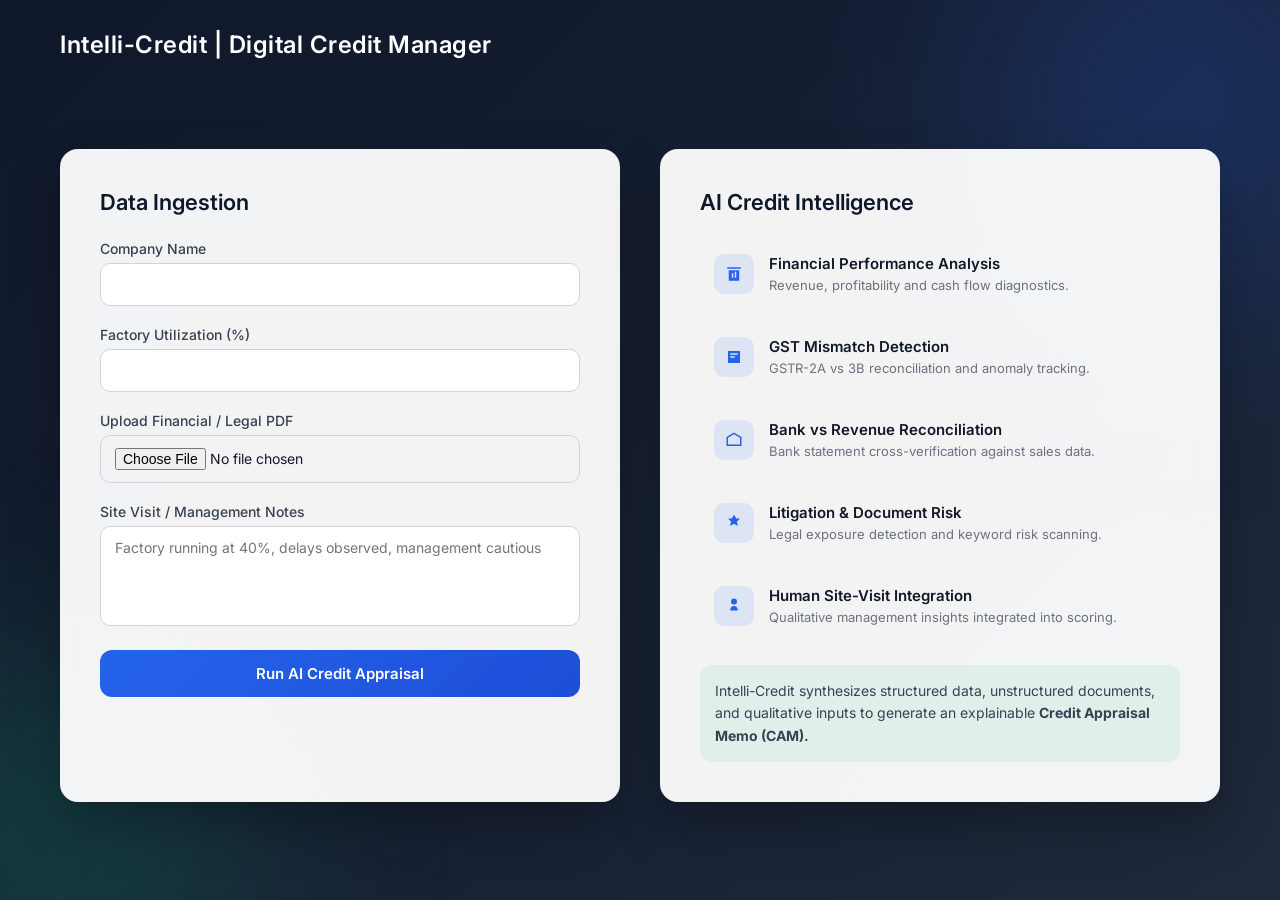
<file: templates/index.html>
<!DOCTYPE html>
<html lang="en">
<head>
<meta charset="UTF-8">
<title>Intelli-Credit | Digital Credit Manager</title>

<link href="https://fonts.googleapis.com/css2?family=Inter:wght@400;500;600;700&display=swap" rel="stylesheet">

<style>

* {
    margin: 0;
    padding: 0;
    box-sizing: border-box;
    font-family: 'Inter', sans-serif;
}

body {
    background: linear-gradient(135deg, #0f172a, #1e293b);
    min-height: 100vh;
    color: #111827;
    overflow-x: hidden;
}

/* Decorative background shapes */
.bg-shape-1, .bg-shape-2 {
    position: fixed;
    border-radius: 50%;
    filter: blur(120px);
    opacity: 0.25;
    z-index: 0;
}

.bg-shape-1 {
    width: 400px;
    height: 400px;
    background: #2563eb;
    top: -100px;
    right: -100px;
    animation: float1 8s ease-in-out infinite;
}

.bg-shape-2 {
    width: 350px;
    height: 350px;
    background: #10b981;
    bottom: -120px;
    left: -120px;
    animation: float2 10s ease-in-out infinite;
}

@keyframes float1 {
    0%,100% { transform: translateY(0px); }
    50% { transform: translateY(30px); }
}

@keyframes float2 {
    0%,100% { transform: translateY(0px); }
    50% { transform: translateY(-30px); }
}

header {
    padding: 30px 60px;
    color: white;
    font-size: 24px;
    font-weight: 600;
    letter-spacing: 0.5px;
    position: relative;
    z-index: 1;
}

.container {
    display: flex;
    justify-content: center;
    align-items: center;
    padding: 60px;
    position: relative;
    z-index: 1;
}

.wrapper {
    display: grid;
    grid-template-columns: 1fr 1fr;
    gap: 40px;
    width: 100%;
    max-width: 1200px;
}

.card {
    background: rgba(255,255,255,0.95);
    border-radius: 18px;
    padding: 40px;
    box-shadow: 0 25px 50px rgba(0,0,0,0.25);
    backdrop-filter: blur(10px);
    transition: transform 0.3s ease;
}

.card:hover {
    transform: translateY(-6px);
}

h2 {
    font-size: 22px;
    margin-bottom: 25px;
    font-weight: 600;
    color: #0f172a;
}

label {
    font-size: 14px;
    font-weight: 500;
    margin-bottom: 6px;
    display: block;
    color: #374151;
}

input, textarea {
    width: 100%;
    padding: 12px 14px;
    margin-bottom: 20px;
    border-radius: 10px;
    border: 1px solid #d1d5db;
    font-size: 14px;
    transition: all 0.2s ease;
}

input:focus, textarea:focus {
    outline: none;
    border-color: #2563eb;
    box-shadow: 0 0 0 3px rgba(37,99,235,0.15);
}

textarea {
    resize: none;
    height: 100px;
}

button {
    width: 100%;
    padding: 14px;
    border: none;
    border-radius: 12px;
    background: linear-gradient(135deg, #2563eb, #1d4ed8);
    color: white;
    font-size: 15px;
    font-weight: 600;
    cursor: pointer;
    transition: all 0.3s ease;
}

button:hover {
    transform: translateY(-3px);
    box-shadow: 0 10px 25px rgba(37,99,235,0.4);
}

/* Feature items */
.feature-item {
    display: flex;
    gap: 15px;
    padding: 14px;
    border-radius: 12px;
    margin-bottom: 15px;
    transition: background 0.3s ease;
}

.feature-item:hover {
    background: rgba(37,99,235,0.06);
}

.feature-icon {
    width: 40px;
    height: 40px;
    background: rgba(37,99,235,0.1);
    border-radius: 10px;
    display: flex;
    align-items: center;
    justify-content: center;
}

.feature-item h4 {
    font-size: 15px;
    margin-bottom: 4px;
    font-weight: 600;
    color: #111827;
}

.feature-item p {
    font-size: 13px;
    color: #6b7280;
}

.info-box {
    margin-top: 25px;
    padding: 15px;
    background: rgba(16,185,129,0.08);
    border-radius: 12px;
    font-size: 14px;
    color: #374151;
    line-height: 1.6;
}

@media(max-width: 950px) {
    .wrapper {
        grid-template-columns: 1fr;
    }
}

</style>
</head>

<body>

<div class="bg-shape-1"></div>
<div class="bg-shape-2"></div>

<header>
    Intelli-Credit | Digital Credit Manager
</header>

<div class="container">
    <div class="wrapper">

        <!-- Left Card -->
        <div class="card">
            <h2>Data Ingestion</h2>

            <form action="/process" method="post" enctype="multipart/form-data">

                <label>Company Name</label>
                <input type="text" name="company_name" required>

                <label>Factory Utilization (%)</label>
                <input type="number" name="capacity" required>

                <label>Upload Financial / Legal PDF</label>
                <input type="file" name="pdf" required>

                <label>Site Visit / Management Notes</label>
                <textarea name="notes" placeholder="Factory running at 40%, delays observed, management cautious"></textarea>

                <button type="submit">Run AI Credit Appraisal</button>
            </form>
        </div>

        <!-- Right Card -->
        <div class="card">
            <h2>AI Credit Intelligence</h2>

            <div class="feature-item">
                <div class="feature-icon">
                    <svg width="18" height="18" fill="#2563eb" viewBox="0 0 24 24">
                        <path d="M3 3h18v2H3V3zm2 4h14v14H5V7zm4 4v6h2v-6H9zm4-2v8h2V9h-2z"/>
                    </svg>
                </div>
                <div>
                    <h4>Financial Performance Analysis</h4>
                    <p>Revenue, profitability and cash flow diagnostics.</p>
                </div>
            </div>

            <div class="feature-item">
                <div class="feature-icon">
                    <svg width="18" height="18" fill="#2563eb" viewBox="0 0 24 24">
                        <path d="M4 4h16v16H4V4zm3 3v2h10V7H7zm0 4v2h6v-2H7z"/>
                    </svg>
                </div>
                <div>
                    <h4>GST Mismatch Detection</h4>
                    <p>GSTR-2A vs 3B reconciliation and anomaly tracking.</p>
                </div>
            </div>

            <div class="feature-item">
                <div class="feature-icon">
                    <svg width="18" height="18" fill="#2563eb" viewBox="0 0 24 24">
                        <path d="M12 2l10 6v12H2V8l10-6zm0 2.3L4 9v9h16V9l-8-4.7z"/>
                    </svg>
                </div>
                <div>
                    <h4>Bank vs Revenue Reconciliation</h4>
                    <p>Bank statement cross-verification against sales data.</p>
                </div>
            </div>

            <div class="feature-item">
                <div class="feature-icon">
                    <svg width="18" height="18" fill="#2563eb" viewBox="0 0 24 24">
                        <path d="M12 1l3 5h5l-4 4 1 6-5-3-5 3 1-6-4-4h5z"/>
                    </svg>
                </div>
                <div>
                    <h4>Litigation & Document Risk</h4>
                    <p>Legal exposure detection and keyword risk scanning.</p>
                </div>
            </div>

            <div class="feature-item">
                <div class="feature-icon">
                    <svg width="18" height="18" fill="#2563eb" viewBox="0 0 24 24">
                        <path d="M12 12c2.7 0 5 2.3 5 5v1H7v-1c0-2.7 2.3-5 5-5zm0-10a4 4 0 110 8 4 4 0 010-8z"/>
                    </svg>
                </div>
                <div>
                    <h4>Human Site-Visit Integration</h4>
                    <p>Qualitative management insights integrated into scoring.</p>
                </div>
            </div>

            <div class="info-box">
                Intelli-Credit synthesizes structured data, unstructured documents,
                and qualitative inputs to generate an explainable
                <strong>Credit Appraisal Memo (CAM).</strong>
            </div>

        </div>

    </div>
</div>

</body>
</html>
</file>
